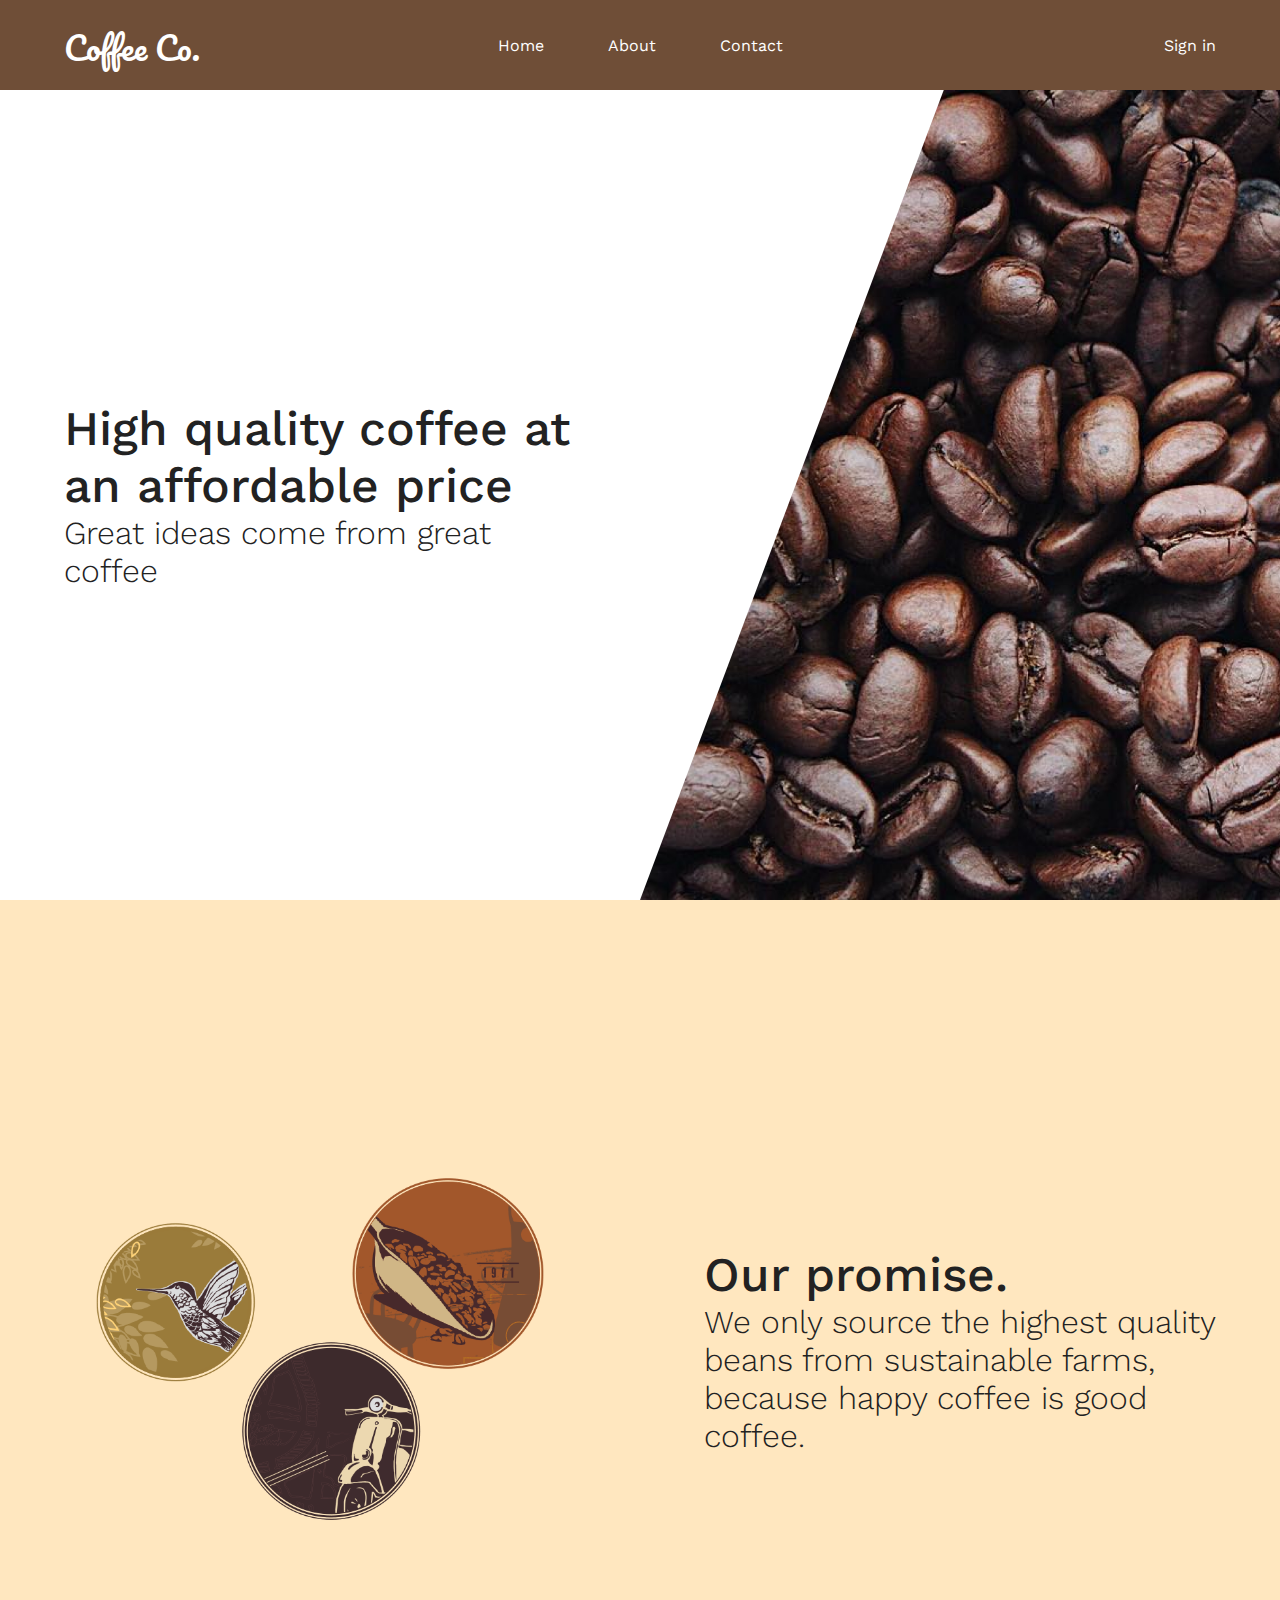
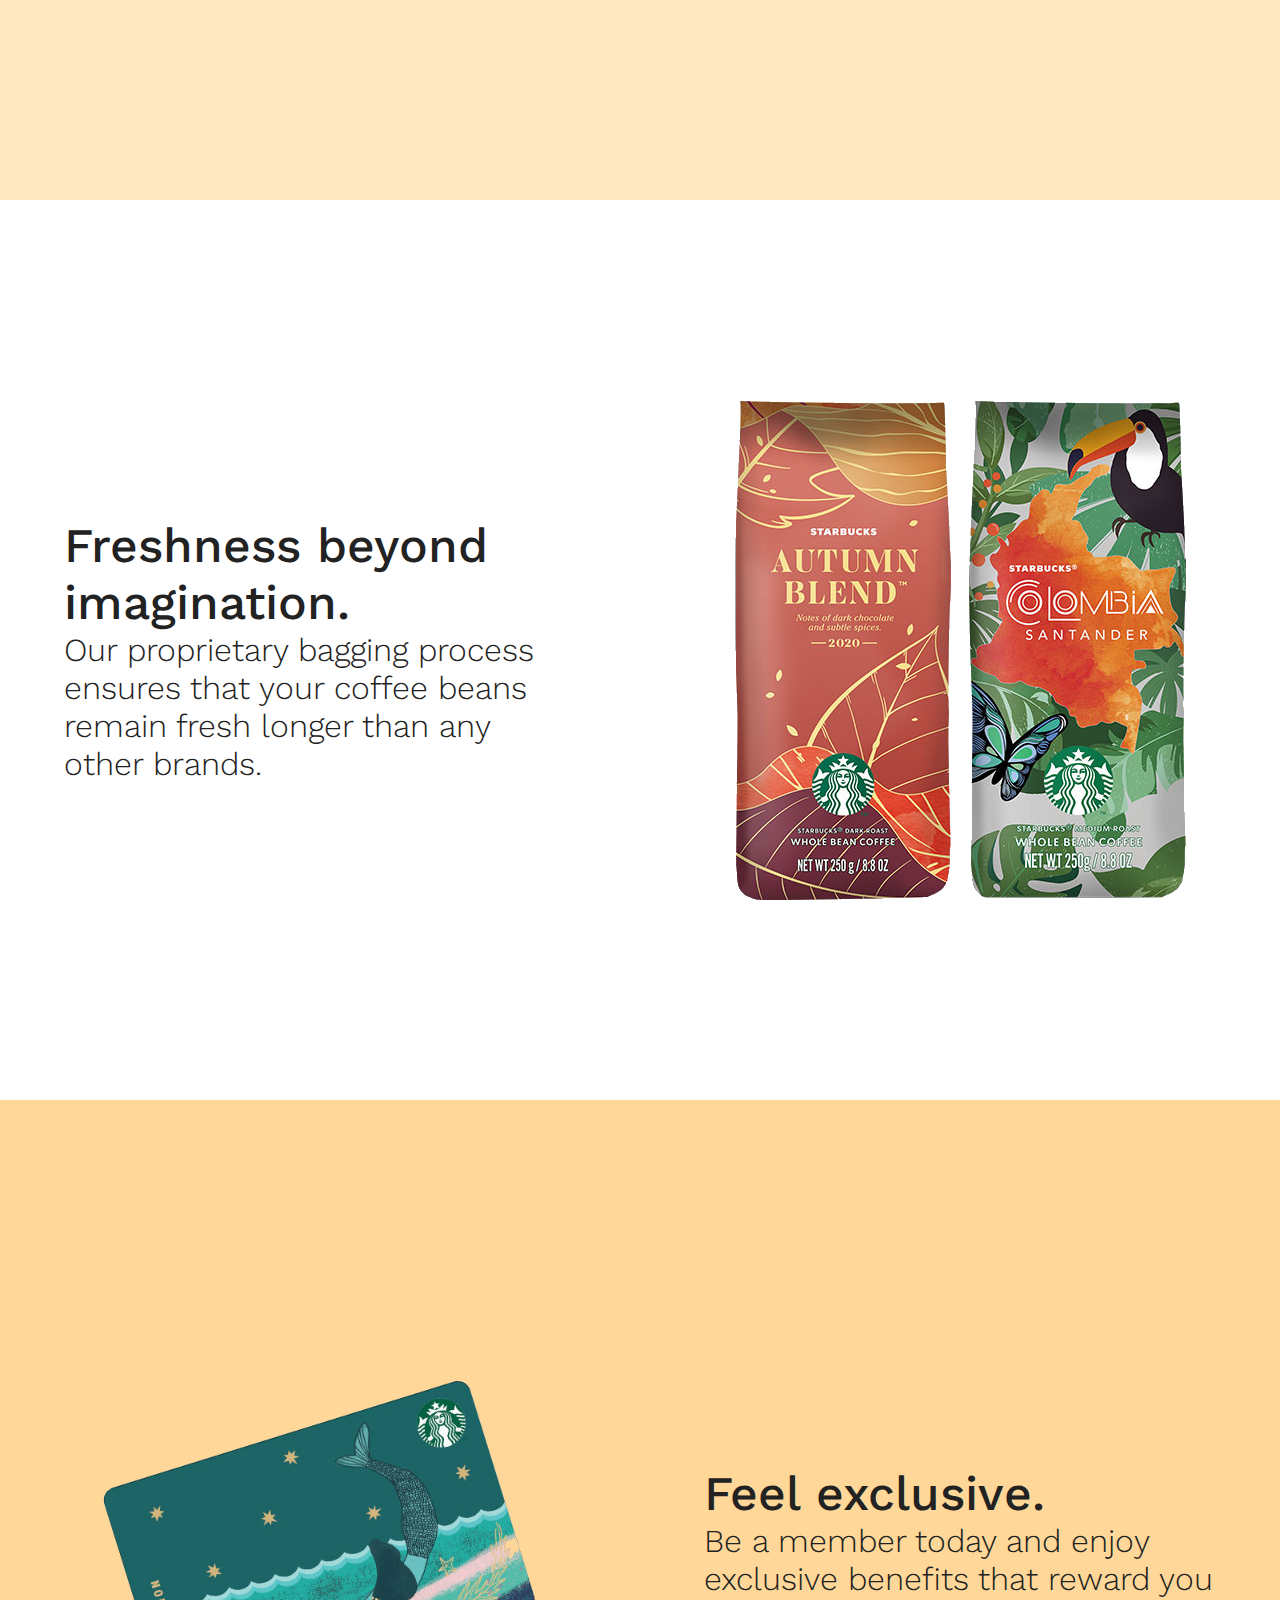
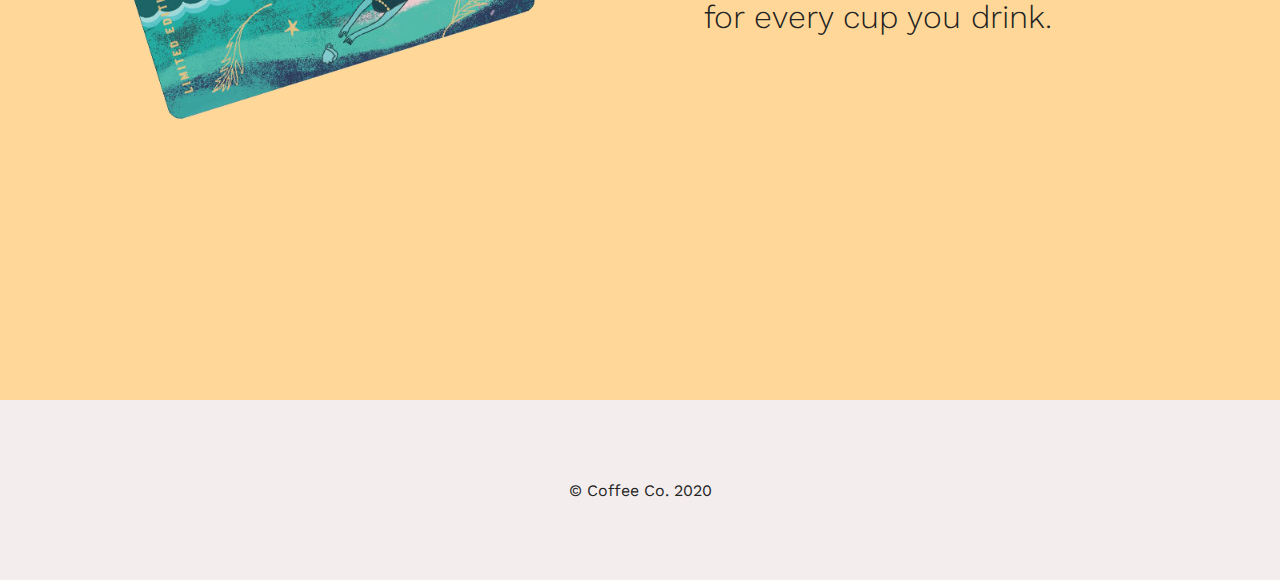
<file: html_css/project/index.html>
<!DOCTYPE html>
<html lang="en">
<head>
    <meta charset="UTF-8">
    <meta name="viewport" content="width=device-width, initial-scale=1.0">
    <link href="https://fonts.googleapis.com/css2?family=Pacifico&family=Work+Sans:ital,wght@0,100;0,200;0,300;0,400;0,500;0,600;0,700;0,800;0,900;1,100;1,200;1,300;1,400;1,500;1,600;1,700;1,800;1,900&display=swap" rel="stylesheet">
    <meta name="description" content="High quality coffee at an affordable price">
    <meta name="keywords" content="Coffee, Affordable, High quality">
    <link rel="stylesheet" href="style.css">
    <link rel="icon" href="assets/favicon.ico">
    <title>Coffee Co.</title>
</head>
<body>
    <nav>
        <h2><a id="logo" href="./">Coffee Co.</a></h2>
        <ul>
            <li><a href="./">Home</a></li>
            <li><a href="./about.html">About</a></li>
            <li><a href="./contact.html">Contact</a></li>
        </ul>
        <span>Sign in</span>
    </nav>
    <section id="hero" style="width: 100%;">
        <div class="text">
            <h1>High quality coffee at an affordable price</h1>
            <h3>Great ideas come from great coffee</h3>
        </div>
        <div>
            <img id="whole" src="assets/whole_beans.jpg" />
        </div>
    </section>
    <section style="background: #ffe7bf;">
        <div class="image">
            <img src="assets/origin.png" width="70%"/>
        </div>
        <div class="text">
            <h2>Our promise.</h2>
            <p>We only source the highest quality beans from sustainable farms, because happy coffee is good coffee.</p>
        </div>
    </section>
    <section>
        <div class="text">
            <h2>Freshness beyond imagination.</h2>
            <p>Our proprietary bagging process ensures that your coffee beans remain fresh longer than any other brands.</p>
        </div>
        <div class="image">
            <img src="assets/bean_bag.png" />
        </div>
    </section>
    <section  style="background:#ffd899;">
        <div class="image">
            <img src="assets/card.png" width="70%"/>
        </div>
        <div class="text">
            <h2>Feel exclusive.</h2>
            <p>Be a member today and enjoy exclusive benefits that reward you for every cup you drink.</p>
        </div>
    </section>
    <footer>
        © Coffee Co. 2020
    </footer>
</body>
</html>
</file>
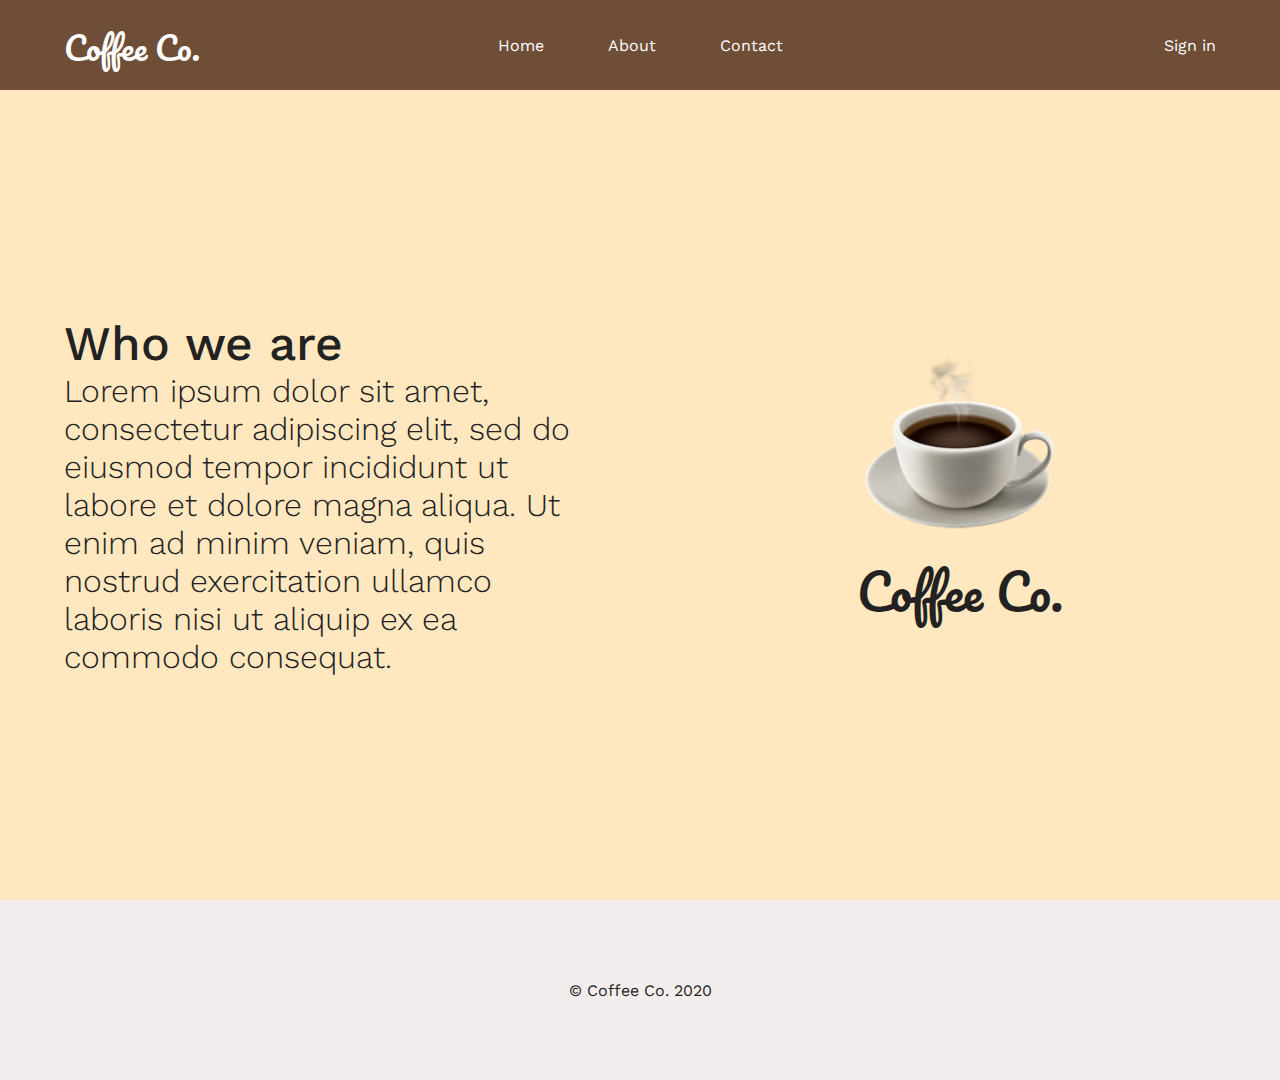
<file: html_css/project/about.html>
<!DOCTYPE html>
<html lang="en">
<head>
    <meta charset="UTF-8">
    <meta name="viewport" content="width=device-width, initial-scale=1.0">
    <link href="https://fonts.googleapis.com/css2?family=Pacifico&family=Work+Sans:ital,wght@0,100;0,200;0,300;0,400;0,500;0,600;0,700;0,800;0,900;1,100;1,200;1,300;1,400;1,500;1,600;1,700;1,800;1,900&display=swap" rel="stylesheet">
    <meta name="description" content="Who we are at Coffee Co.">
    <meta name="keywords" content="Coffee, Affordable, High quality">
    <link rel="stylesheet" href="style.css">
    <link rel="icon" href="assets/favicon.ico">
    <title>About - Coffee Co.</title>
</head>
<body>
    <nav>
        <h2><a id="logo" href="./">Coffee Co.</a></h2>
        <ul>
            <li><a href="./">Home</a></li>
            <li><a href="./about.html">About</a></li>
            <li><a href="./contact.html">Contact</a></li>
        </ul>
        <span>Sign in</span>
    </nav>
    <section id="hero" style="background: #ffe7bf;">
        <div class="text">
            <h1>Who we are</h1>
            <p>
                Lorem ipsum dolor sit amet, consectetur adipiscing elit, sed do eiusmod tempor incididunt ut labore et dolore magna 
                aliqua. Ut enim ad minim veniam, quis nostrud exercitation ullamco laboris nisi ut aliquip ex ea commodo consequat. 
            </p>
        </div>
        <div class="image">
            <img src="assets/coffee.png" width="30%"/>
            <h2 style="font-family: 'Pacifico', cursive;">Coffee Co.</h2>
        </div>
    </section>
    <footer>
        © Coffee Co. 2020
    </footer>
</body>
</html>
</file>
<file: html_css/project/style.css>
* {
  margin: 0;
  padding: 0;
  box-sizing: border-box;
  font-family: "Work Sans", sans-serif;
  color: #222;
}

nav {
  display: flex;
  align-items: center;
  height: 10vh;
  background: #6f4e37;
}

nav li {
  list-style-type: none;
  margin: 2rem;
}

nav a {
  text-decoration: none;
  color: white;
}

nav h2 {
  flex: 1;
  margin: 5vw;
  color: white;
  cursor: pointer;
}

nav ul {
  display: flex;
  flex: 2;
  justify-content: center;
}

nav span {
  display: flex;
  justify-content: flex-end;
  flex: 1;
  margin: 5vw;
  color: white;
  cursor: pointer;
}

section {
  height: 100vh;
  display: flex;
  flex-direction: row;
  justify-content: center;
}

section div {
  position: relative;
  width: 50%;
  display: flex;
  flex-direction: column;
  justify-content: center;
  overflow: hidden;
}

h1,
h2 {
  font-size: 3rem;
  font-weight: 500;
}

h3,
p {
  font-size: 2rem;
  font-weight: 300;
}

h4 {
  font-size: 1.4rem;
  font-weight: 400;
}

footer {
  display: flex;
  background: #f3eded;
  height: 20vh;
  width: 100%;
  justify-content: center;
  align-items: center;
}

form {
  display: flex;
  flex-direction: column;
  margin: 1.5rem 0px;
}

label {
  margin-top: 3rem;
}

input {
  border: none;
  border-bottom: 2px solid #222;
  padding: 1rem 0px;
  background: #fff4e0;
  font-size: 1.2rem;
  -webkit-transition: 0.5s;
  transition: 0.5s;
}

input:focus {
  outline: none;
  border-bottom: 2px solid #6f4e37;
}

button {
  font-size: 1.2rem;
  padding: 1rem;
  border: 2px solid #6f4e37;
  color: #6f4e37;
  background: none;
  border-radius: 10px;
  margin-top: 2rem;
  cursor: pointer;
  -webkit-transition: 0.3s;
  transition: 0.3s;
}

button:hover {
  background: #6f4e37;
  color: white;
}

button:focus {
  outline: none;
}

#logo {
  font-family: "Pacifico", cursive;
  font-size: 2rem;
}

#hero {
  height: 90vh;
}

#whole {
  position: absolute;
  max-height: 90vh;
  clip-path: polygon(25% 0%, 100% 0%, 100% 100%, 0% 100%);
}

#contact-form {
  width: 70%;
  padding: 5vw;
  background: #fff4e0;
}

#contact-details {
  position: sticky;
  position: -webkit-sticky; /* Safari */
  position: sticky;
  top: 0;
  width: 30%;
  padding: 5vw;
}

#contact-details::after {
  content: "";
  background-image: url("assets/background.png");
  background-size: cover;
  opacity: 0.3;
  top: 0;
  left: 0;
  bottom: 0;
  right: 0;
  position: absolute;
  z-index: -1;
}

.text {
  padding: 5vw;
}

.image {
  align-items: center;
}

.title {
  color: #555;
}

.details {
  margin-bottom: 4rem;
}
</file>
